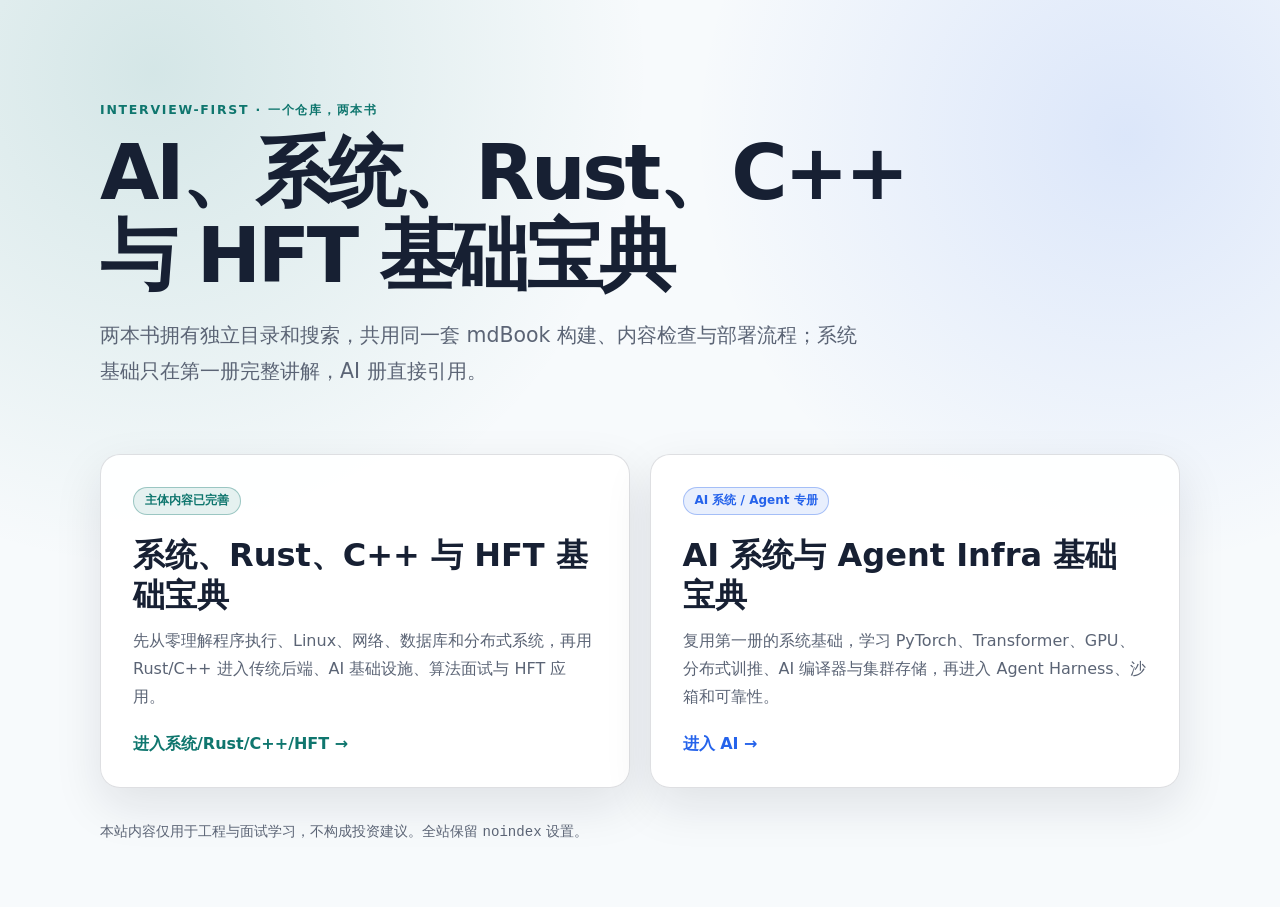
<file: portal/index.html>
<!doctype html>
<html lang="zh-CN">
<head>
  <meta charset="utf-8">
  <meta name="viewport" content="width=device-width, initial-scale=1">
  <meta name="robots" content="noindex, nofollow, noarchive, nosnippet, noimageindex">
  <meta name="googlebot" content="noindex, nofollow, noarchive, nosnippet, noimageindex">
  <meta name="bingbot" content="noindex, nofollow, noarchive, nosnippet, noimageindex">
  <link rel="icon" href="./favicon.svg" type="image/svg+xml">
  <title>AI、系统、Rust、C++ 与 HFT 基础宝典</title>
  <style>
    :root {
      color-scheme: light dark;
      --bg: #f7fafc;
      --panel: rgba(255, 255, 255, 0.92);
      --text: #172033;
      --muted: #5b6475;
      --border: rgba(23, 32, 51, 0.14);
      --teal: #0f766e;
      --blue: #2563eb;
      --shadow: 0 18px 48px rgba(15, 23, 42, 0.10);
    }

    * { box-sizing: border-box; }

    body {
      margin: 0;
      min-height: 100vh;
      color: var(--text);
      background:
        radial-gradient(circle at 12% 8%, rgba(15, 118, 110, 0.15), transparent 31rem),
        radial-gradient(circle at 88% 15%, rgba(37, 99, 235, 0.13), transparent 27rem),
        var(--bg);
      font-family: Inter, ui-sans-serif, system-ui, -apple-system, BlinkMacSystemFont, "Segoe UI", sans-serif;
    }

    main {
      width: min(1080px, calc(100% - 2rem));
      margin: 0 auto;
      padding: clamp(3rem, 8vw, 6.5rem) 0 4rem;
    }

    .eyebrow {
      margin: 0 0 0.8rem;
      color: var(--teal);
      font-size: 0.78rem;
      font-weight: 800;
      letter-spacing: 0.14em;
    }

    h1 {
      max-width: 850px;
      margin: 0;
      font-size: clamp(2.25rem, 7vw, 4.8rem);
      line-height: 1.08;
      letter-spacing: -0.045em;
    }

    .lead {
      max-width: 760px;
      margin: 1.25rem 0 0;
      color: var(--muted);
      font-size: clamp(1.02rem, 2.4vw, 1.28rem);
      line-height: 1.75;
    }

    .books {
      display: grid;
      grid-template-columns: repeat(2, minmax(0, 1fr));
      gap: 1.2rem;
      margin-top: clamp(2.3rem, 6vw, 4rem);
    }

    .book {
      display: flex;
      min-height: 300px;
      flex-direction: column;
      padding: clamp(1.35rem, 4vw, 2rem);
      border: 1px solid var(--border);
      border-radius: 20px;
      color: inherit;
      background: var(--panel);
      box-shadow: var(--shadow);
      text-decoration: none;
      transition: transform 160ms ease, border-color 160ms ease, box-shadow 160ms ease;
    }

    .book:hover,
    .book:focus-visible {
      transform: translateY(-4px);
      border-color: color-mix(in srgb, var(--accent) 55%, var(--border));
      box-shadow: 0 22px 54px rgba(15, 23, 42, 0.16);
      outline: none;
    }

    .book--hft { --accent: var(--teal); }
    .book--ai { --accent: var(--blue); }

    .status {
      align-self: flex-start;
      padding: 0.28rem 0.68rem;
      border: 1px solid color-mix(in srgb, var(--accent) 35%, transparent);
      border-radius: 999px;
      color: var(--accent);
      background: color-mix(in srgb, var(--accent) 10%, transparent);
      font-size: 0.75rem;
      font-weight: 750;
    }

    .book h2 {
      margin: 1.3rem 0 0.75rem;
      font-size: clamp(1.45rem, 3vw, 2rem);
      line-height: 1.25;
    }

    .book p {
      margin: 0;
      color: var(--muted);
      line-height: 1.72;
    }

    .enter {
      margin-top: auto;
      padding-top: 1.5rem;
      color: var(--accent);
      font-weight: 750;
    }

    footer {
      margin-top: 2rem;
      color: var(--muted);
      font-size: 0.88rem;
      line-height: 1.65;
    }

    @media (max-width: 720px) {
      main { padding-top: 3rem; }
      .books { grid-template-columns: 1fr; }
      .book { min-height: 260px; }
    }

    @media (prefers-color-scheme: dark) {
      :root {
        --bg: #101417;
        --panel: rgba(25, 31, 35, 0.94);
        --text: #edf4f6;
        --muted: #b2bec7;
        --border: rgba(226, 232, 240, 0.16);
        --teal: #5eead4;
        --blue: #60a5fa;
        --shadow: 0 20px 50px rgba(0, 0, 0, 0.28);
      }
    }
  </style>
</head>
<body>
  <main>
    <p class="eyebrow">INTERVIEW-FIRST · 一个仓库，两本书</p>
    <h1>AI、系统、Rust、C++ 与 HFT 基础宝典</h1>
    <p class="lead">两本书拥有独立目录和搜索，共用同一套 mdBook 构建、内容检查与部署流程；系统基础只在第一册完整讲解，AI 册直接引用。</p>

    <section class="books" aria-label="选择一本书">
      <a class="book book--hft" href="./rust-hft/">
        <span class="status">主体内容已完善</span>
        <h2>系统、Rust、C++ 与 HFT 基础宝典</h2>
        <p>先从零理解程序执行、Linux、网络、数据库和分布式系统，再用 Rust/C++ 进入传统后端、AI 基础设施、算法面试与 HFT 应用。</p>
        <span class="enter">进入系统/Rust/C++/HFT →</span>
      </a>

      <a class="book book--ai" href="./ai/">
        <span class="status">AI 系统 / Agent 专册</span>
        <h2>AI 系统与 Agent Infra 基础宝典</h2>
        <p>复用第一册的系统基础，学习 PyTorch、Transformer、GPU、分布式训推、AI 编译器与集群存储，再进入 Agent Harness、沙箱和可靠性。</p>
        <span class="enter">进入 AI →</span>
      </a>
    </section>

    <footer>本站内容仅用于工程与面试学习，不构成投资建议。全站保留 <code>noindex</code> 设置。</footer>
  </main>
</body>
</html>
</file>
